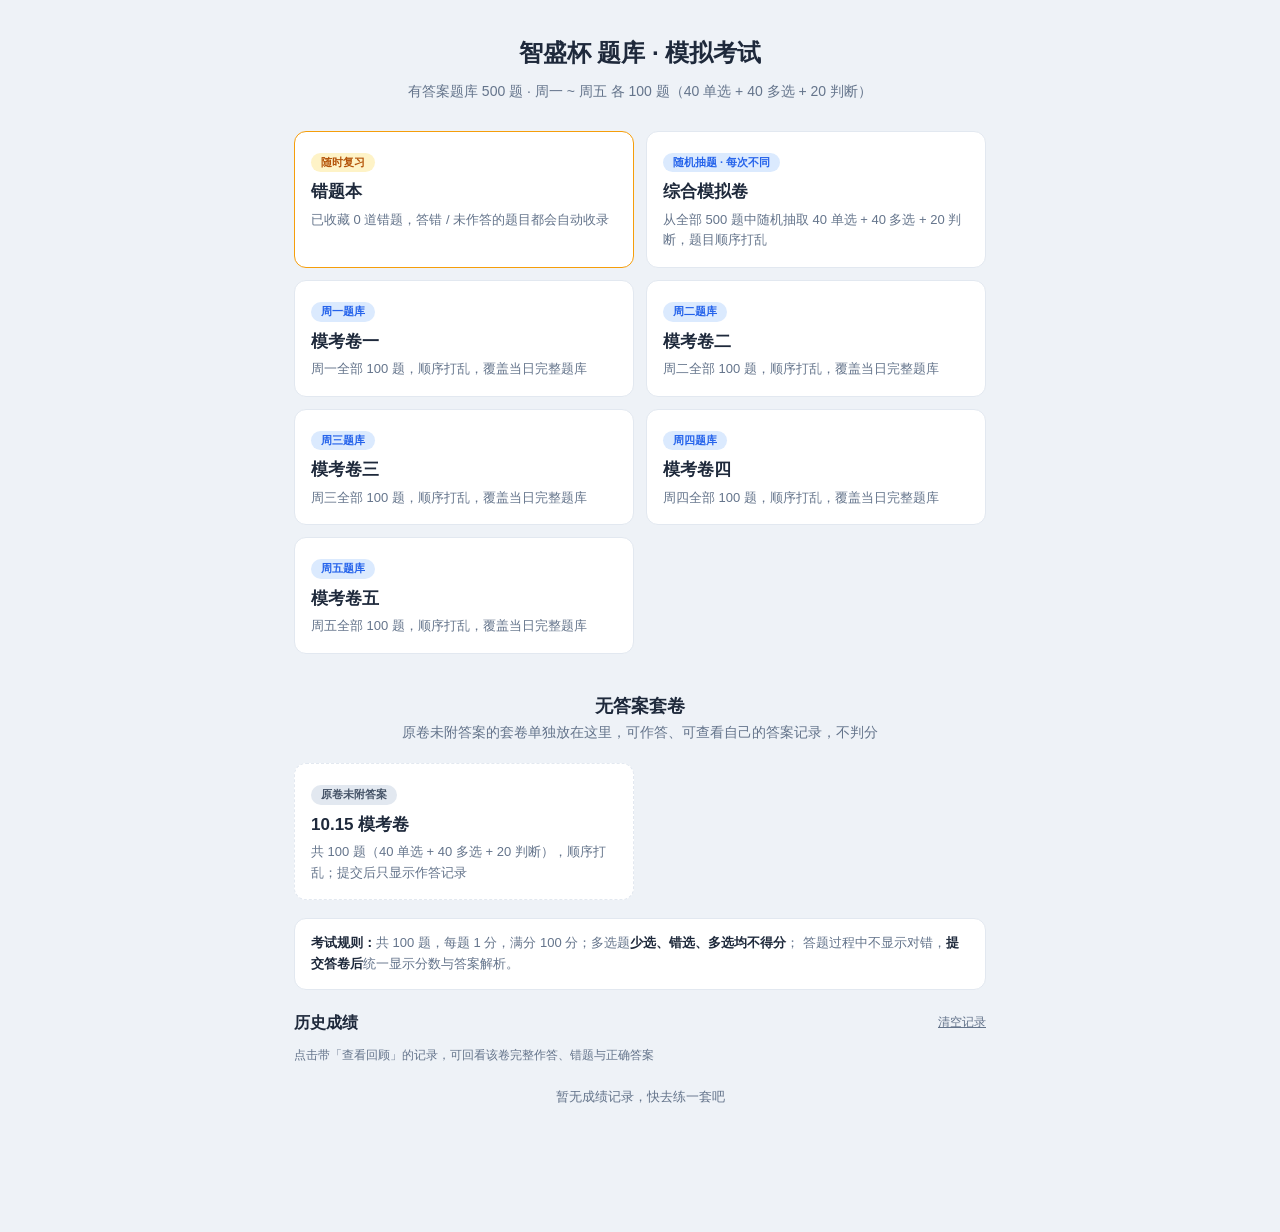
<file: index.html>
<!DOCTYPE html>
<html lang="zh-CN">
<head>
  <meta charset="UTF-8">
  <meta name="viewport" content="width=device-width, initial-scale=1.0">
  <title>智盛杯 题库 · 模拟考试</title>
  <link rel="stylesheet" href="css/style.css">
</head>
<body>
  <div class="wrap">
    <div class="hero">
      <h1>智盛杯 题库 · 模拟考试</h1>
      <div class="sub">有答案题库 500 题 · 周一 ~ 周五 各 100 题（40 单选 + 40 多选 + 20 判断）</div>
    </div>

    <div class="paper-grid" id="paperGrid">
      <a class="paper-card" href="wrong.html" style="border-color:#f59e0b">
        <span class="tag" style="background:#fef3c7;color:#b45309">随时复习</span>
        <h2>错题本</h2>
        <p id="wrongCnt">已收藏 0 道错题，答错 / 未作答的题目都会自动收录</p>
      </a>
      <a class="paper-card" href="exam.html?paper=all">
        <span class="tag">随机抽题 · 每次不同</span>
        <h2>综合模拟卷</h2>
        <p>从全部 500 题中随机抽取 40 单选 + 40 多选 + 20 判断，题目顺序打乱</p>
      </a>
      <a class="paper-card" href="exam.html?paper=mon">
        <span class="tag">周一题库</span>
        <h2>模考卷一</h2>
        <p>周一全部 100 题，顺序打乱，覆盖当日完整题库</p>
      </a>
      <a class="paper-card" href="exam.html?paper=tue">
        <span class="tag">周二题库</span>
        <h2>模考卷二</h2>
        <p>周二全部 100 题，顺序打乱，覆盖当日完整题库</p>
      </a>
      <a class="paper-card" href="exam.html?paper=wed">
        <span class="tag">周三题库</span>
        <h2>模考卷三</h2>
        <p>周三全部 100 题，顺序打乱，覆盖当日完整题库</p>
      </a>
      <a class="paper-card" href="exam.html?paper=thu">
        <span class="tag">周四题库</span>
        <h2>模考卷四</h2>
        <p>周四全部 100 题，顺序打乱，覆盖当日完整题库</p>
      </a>
      <a class="paper-card" href="exam.html?paper=fri">
        <span class="tag">周五题库</span>
        <h2>模考卷五</h2>
        <p>周五全部 100 题，顺序打乱，覆盖当日完整题库</p>
      </a>
    </div>

    <div class="hero" style="padding-top:20px">
      <h2 style="font-size:18px">无答案套卷</h2>
      <div class="sub">原卷未附答案的套卷单独放在这里，可作答、可查看自己的答案记录，不判分</div>
    </div>
    <div class="paper-grid" style="padding-top:10px">
      <a class="paper-card" href="exam.html?paper=noa" style="border-style:dashed">
        <span class="tag" style="background:#e2e8f0;color:#475569">原卷未附答案</span>
        <h2>10.15 模考卷</h2>
        <p>共 100 题（40 单选 + 40 多选 + 20 判断），顺序打乱；提交后只显示作答记录</p>
      </a>
    </div>

    <div class="rules">
      <b>考试规则：</b>共 100 题，每题 1 分，满分 100 分；多选题<b>少选、错选、多选均不得分</b>；
      答题过程中不显示对错，<b>提交答卷后</b>统一显示分数与答案解析。
    </div>

    <div class="history">
      <div class="h-head">
        <h2>历史成绩</h2>
        <button class="clear" id="clearBtn" type="button">清空记录</button>
      </div>
      <div class="h-hint">点击带「查看回顾」的记录，可回看该卷完整作答、错题与正确答案</div>
      <div id="histList"></div>
    </div>
  </div>

  <script src="js/app.js"></script>
  <script>
    (function () {
      var list = document.getElementById("histList");
      var KEY = "zsb-exam-history";
      var REP_KEY = "zsb-exam-reports";
      function render() {
        var hist = [];
        try { hist = JSON.parse(localStorage.getItem(KEY) || "[]"); } catch (e) {}
        /* 有存档的历史记录可点开看回顾 */
        var repMap = {};
        try {
          JSON.parse(localStorage.getItem(REP_KEY) || "[]").forEach(function (r) { repMap[r.ts] = true; });
        } catch (e) {}
        if (!hist.length) {
          list.innerHTML = '<div class="empty">暂无成绩记录，快去练一套吧</div>';
          return;
        }
        list.innerHTML = hist.slice(0, 30).map(function (h) {
          var cls = h.score == null ? "" : (h.score < 60 ? "low" : (h.score >= 85 ? "high" : ""));
          var d = new Date(h.ts);
          var time = (d.getMonth() + 1) + "-" + d.getDate() + " " +
            String(d.getHours()).padStart(2, "0") + ":" + String(d.getMinutes()).padStart(2, "0");
          var inner = '<div class="h-name">' + esc(h.name) + '</div>' +
            '<div class="h-score ' + cls + '">' + (h.score == null ? "已交卷" : h.score + " 分") + '</div>' +
            '<div class="h-time">' + time + '</div>';
          if (repMap[h.ts]) {
            return '<a class="hist-item" href="review.html?ts=' + h.ts + '">' + inner +
              '<span class="h-go">查看回顾 →</span></a>';
          }
          return '<div class="hist-item">' + inner +
            '<span class="h-go muted">旧记录无存档</span></div>';
        }).join("");
      }
      document.getElementById("clearBtn").addEventListener("click", function () {
        if (confirm("确定清空全部成绩记录？")) {
          localStorage.removeItem(KEY);
          localStorage.removeItem(REP_KEY);
          render();
        }
      });
      render();

      /* 错题本数量 */
      try {
        var wrongs = JSON.parse(localStorage.getItem("zsb-exam-wrongs") || "[]");
        document.getElementById("wrongCnt").textContent = "已收藏 " + wrongs.length + " 道错题，答错 / 未作答的题目都会自动收录";
      } catch (e) {}
    })();
  </script>
</body>
</html>
</file>
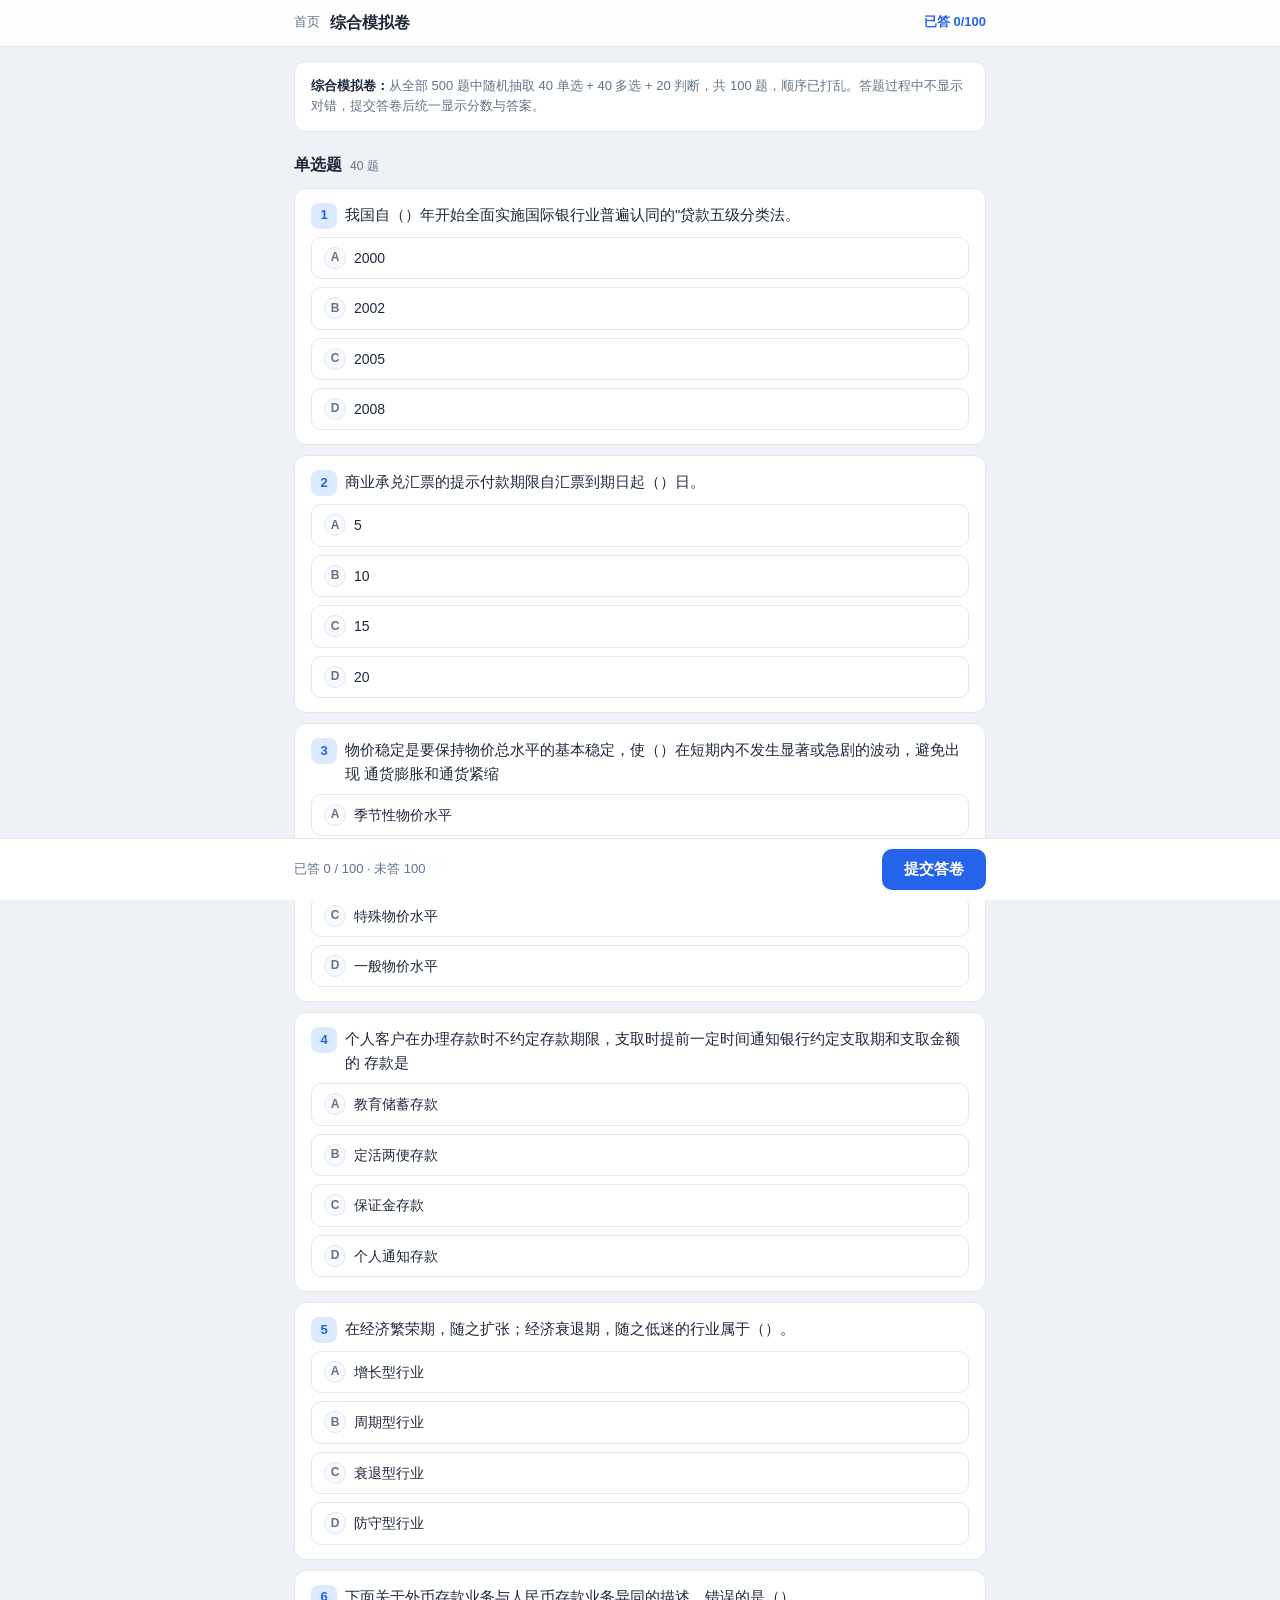
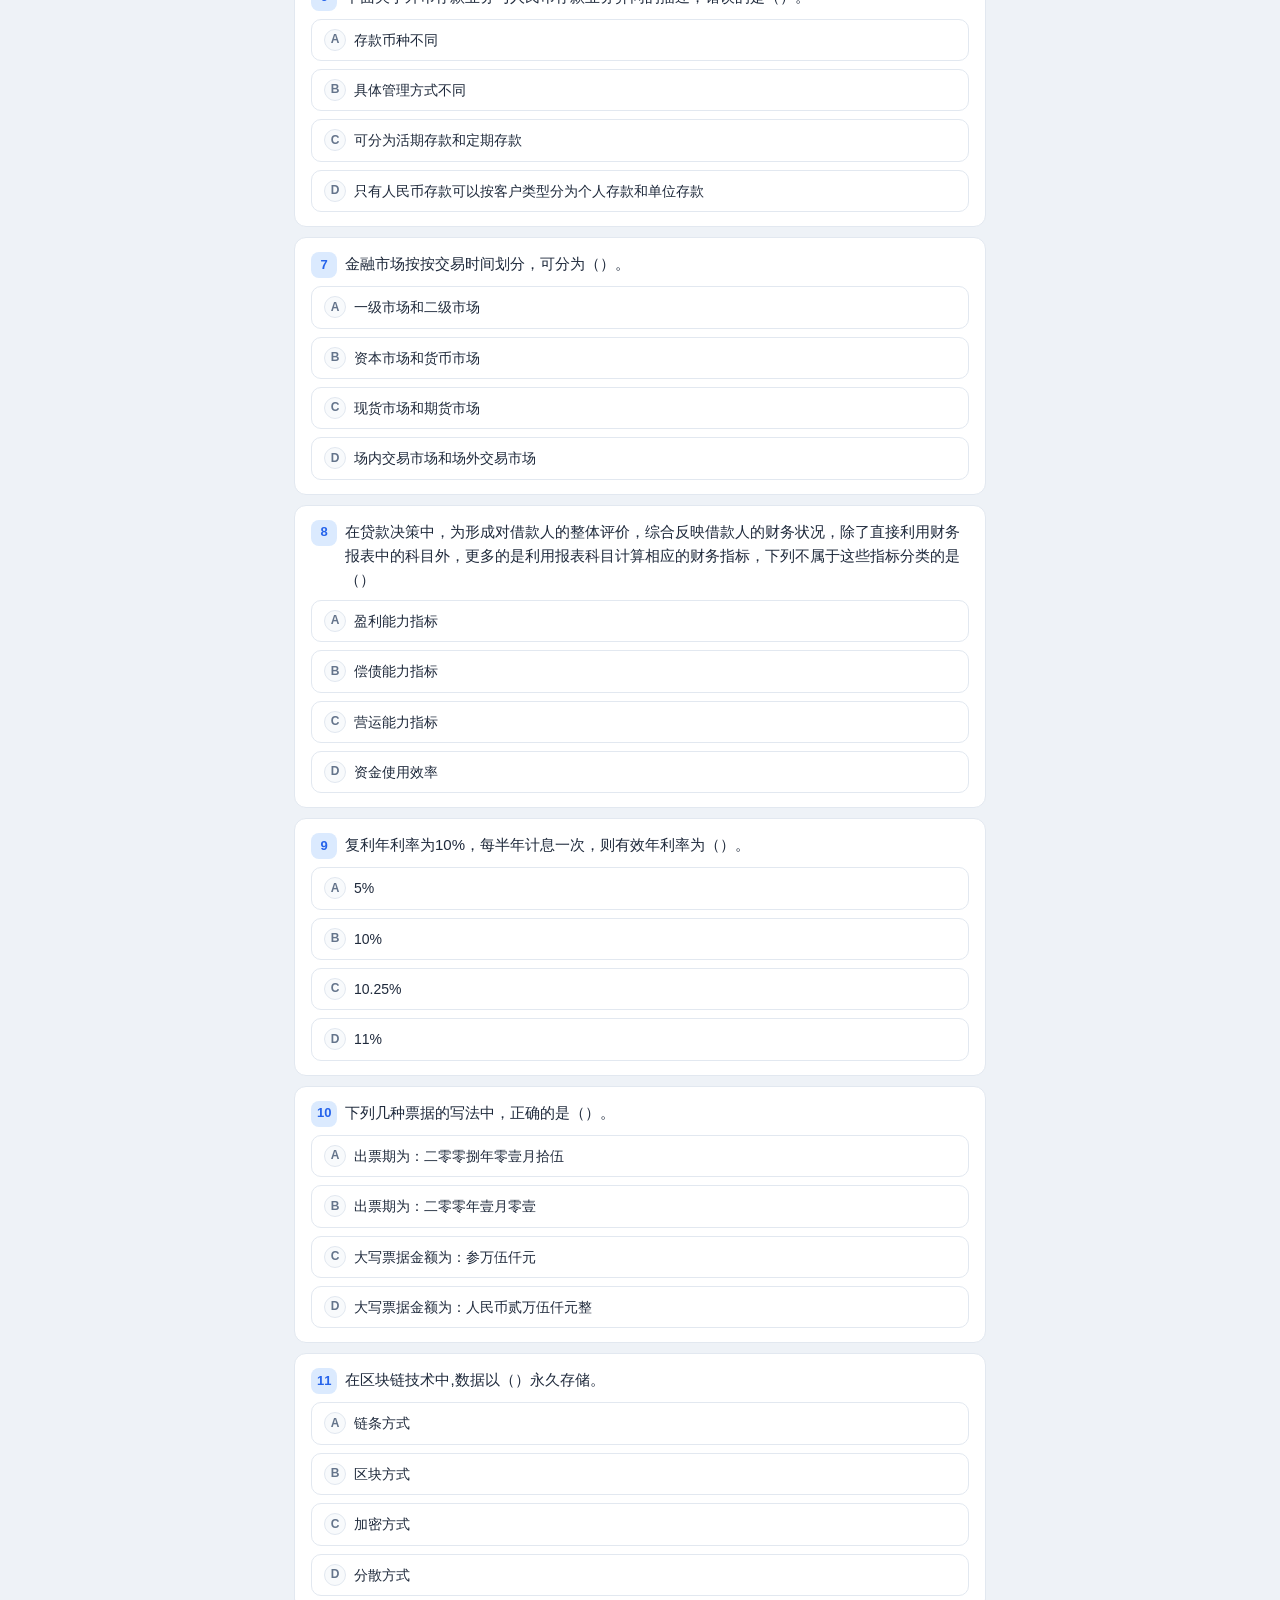
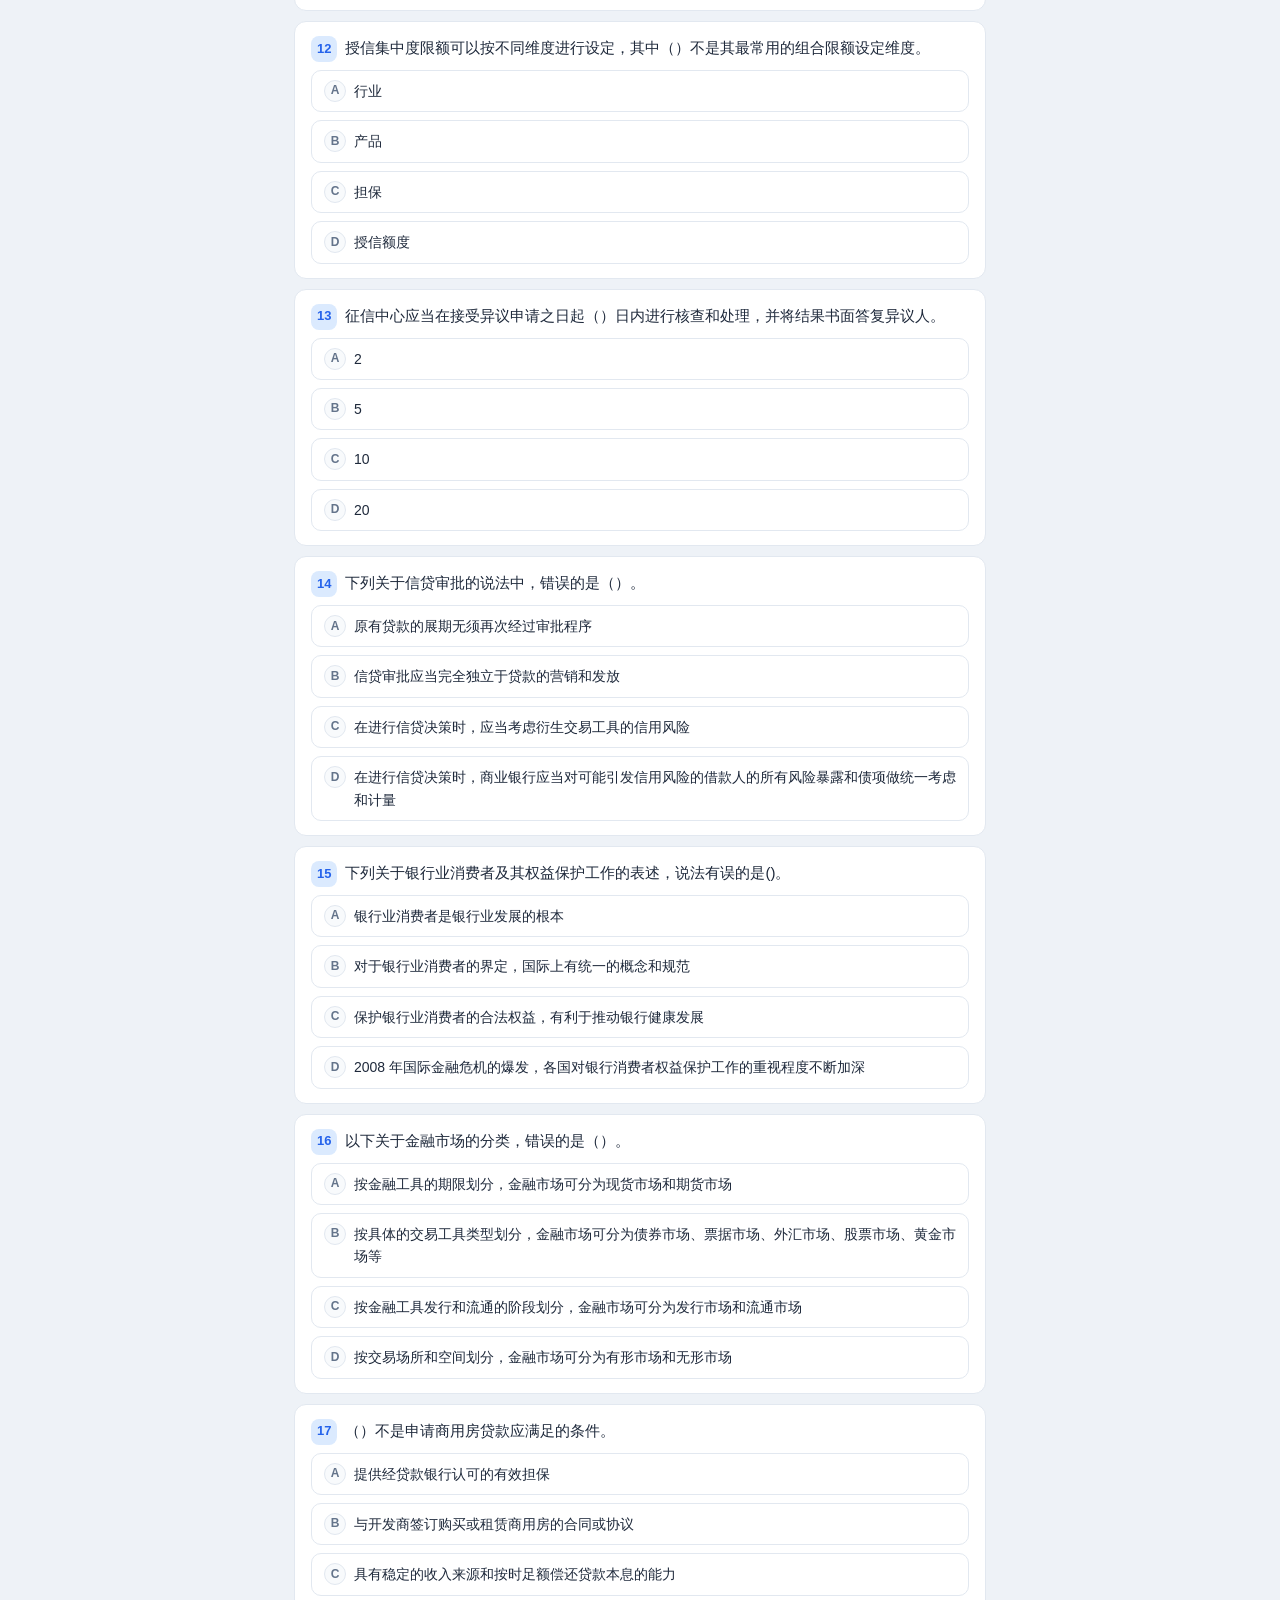
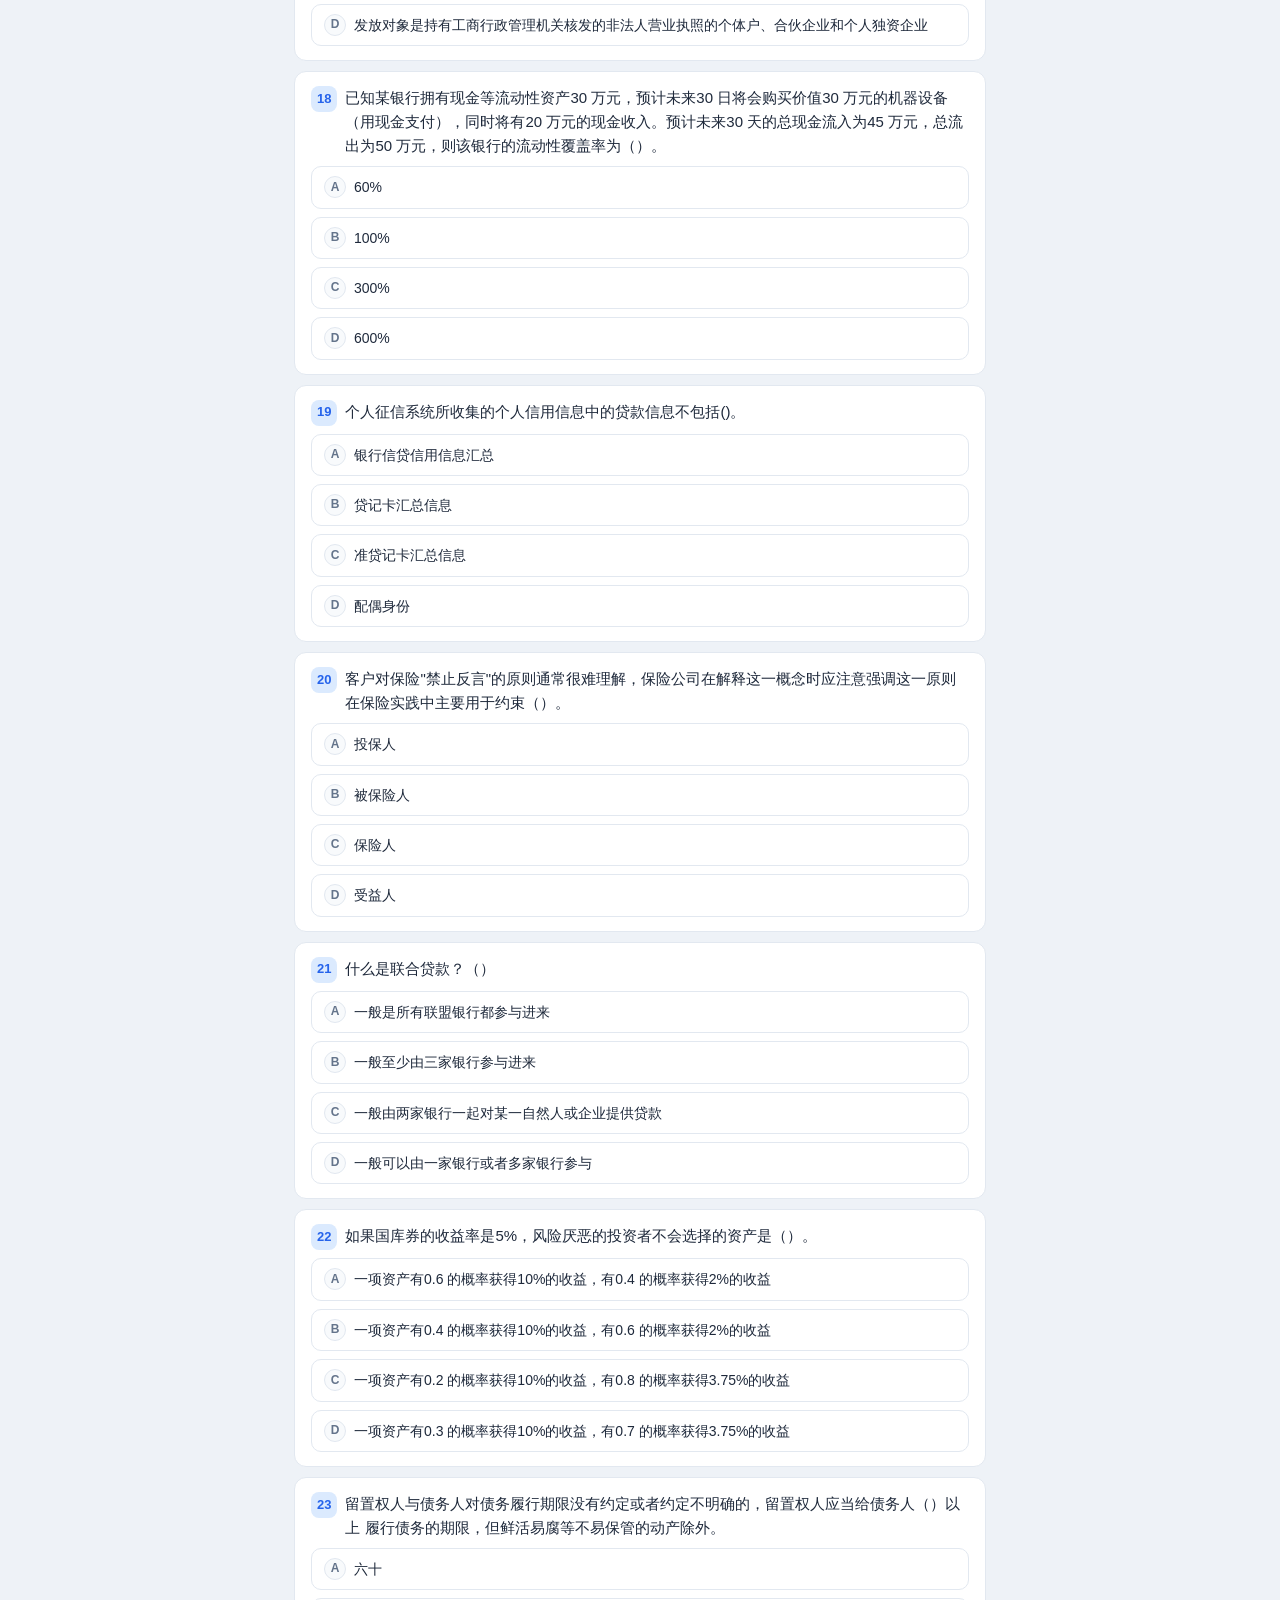
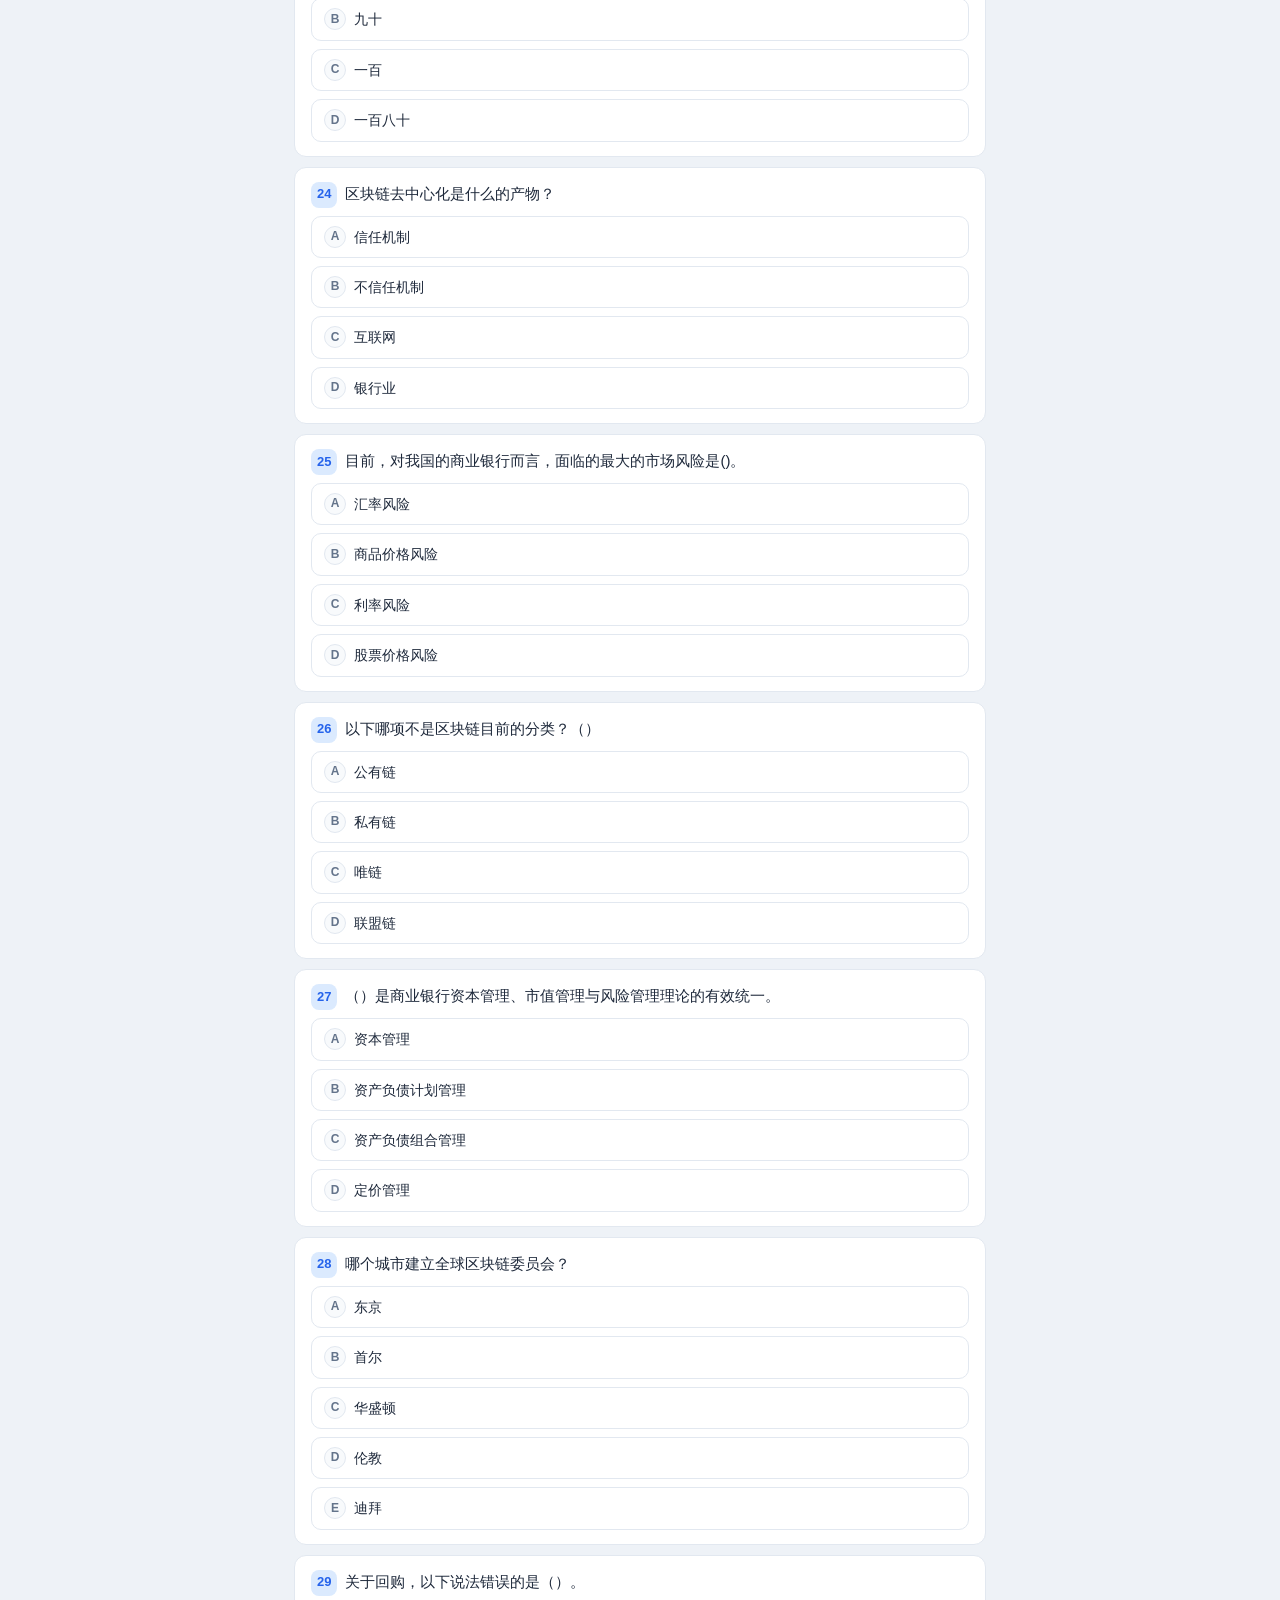
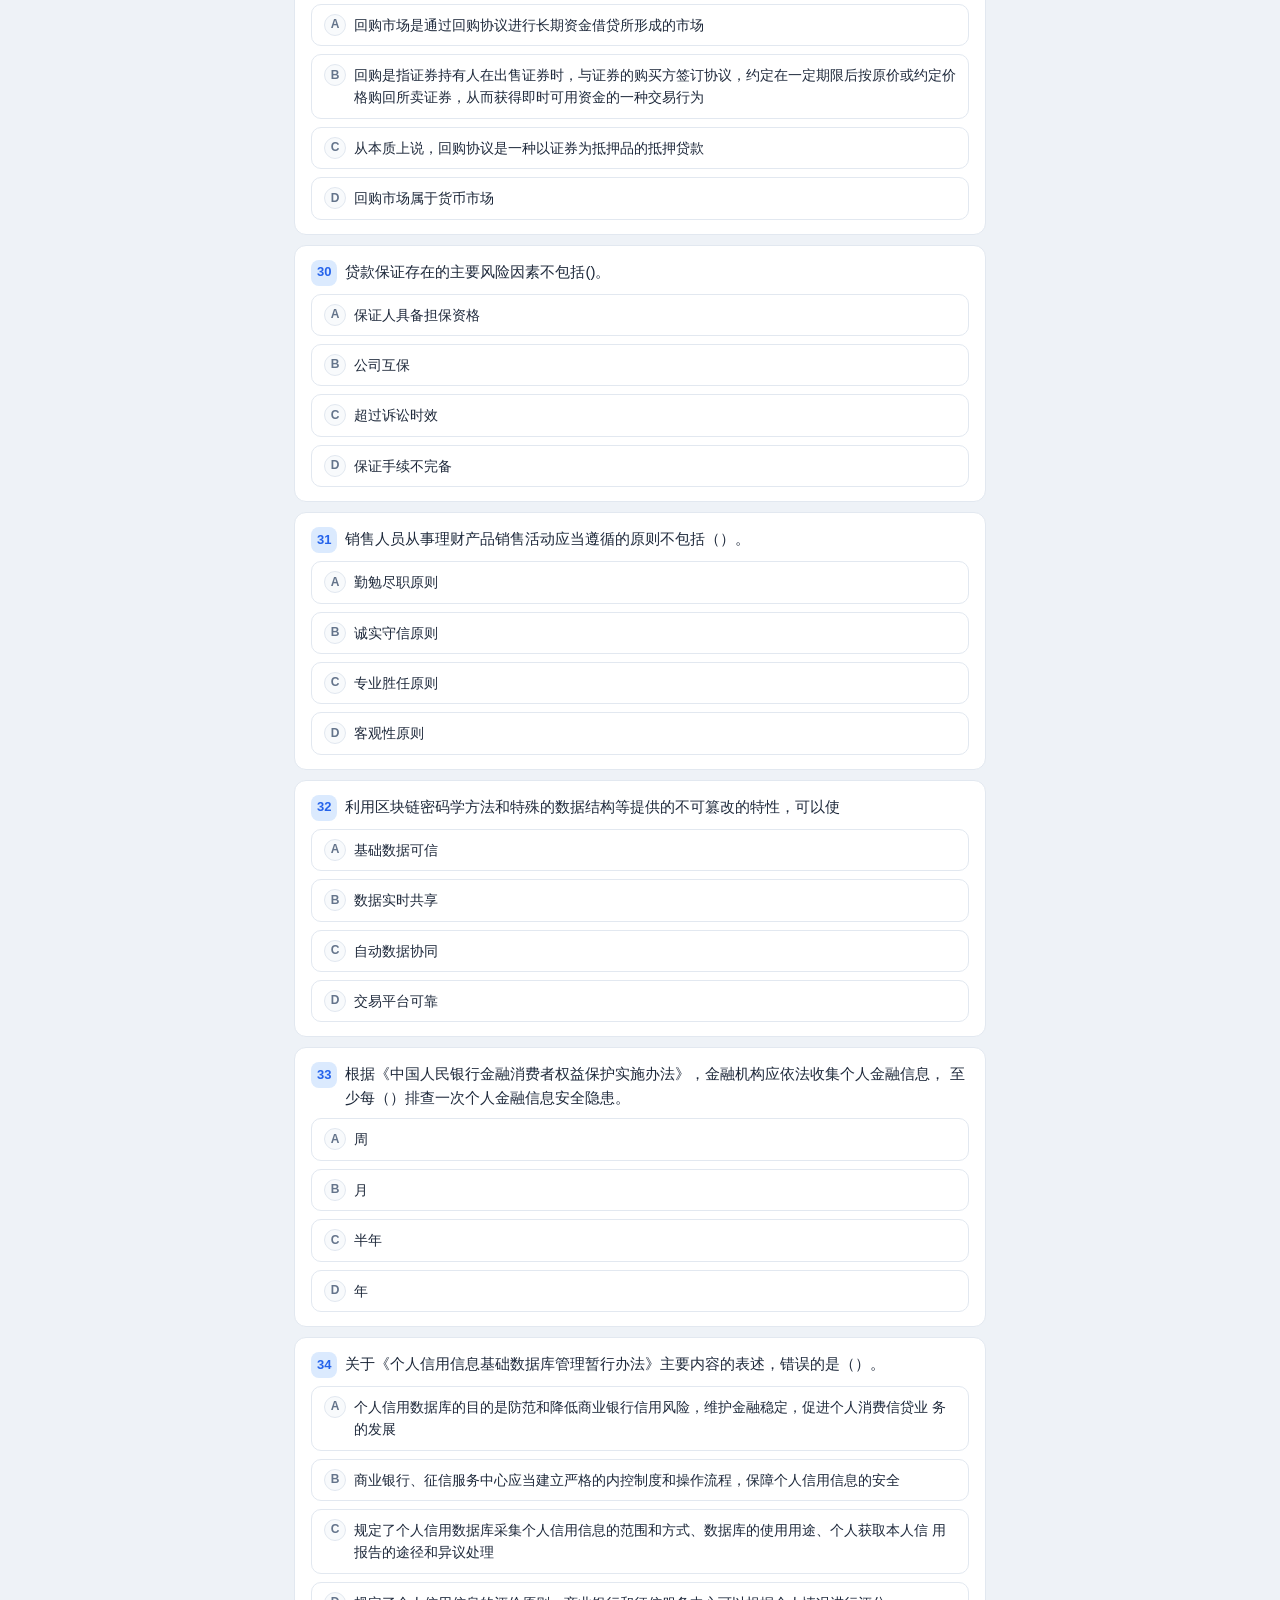
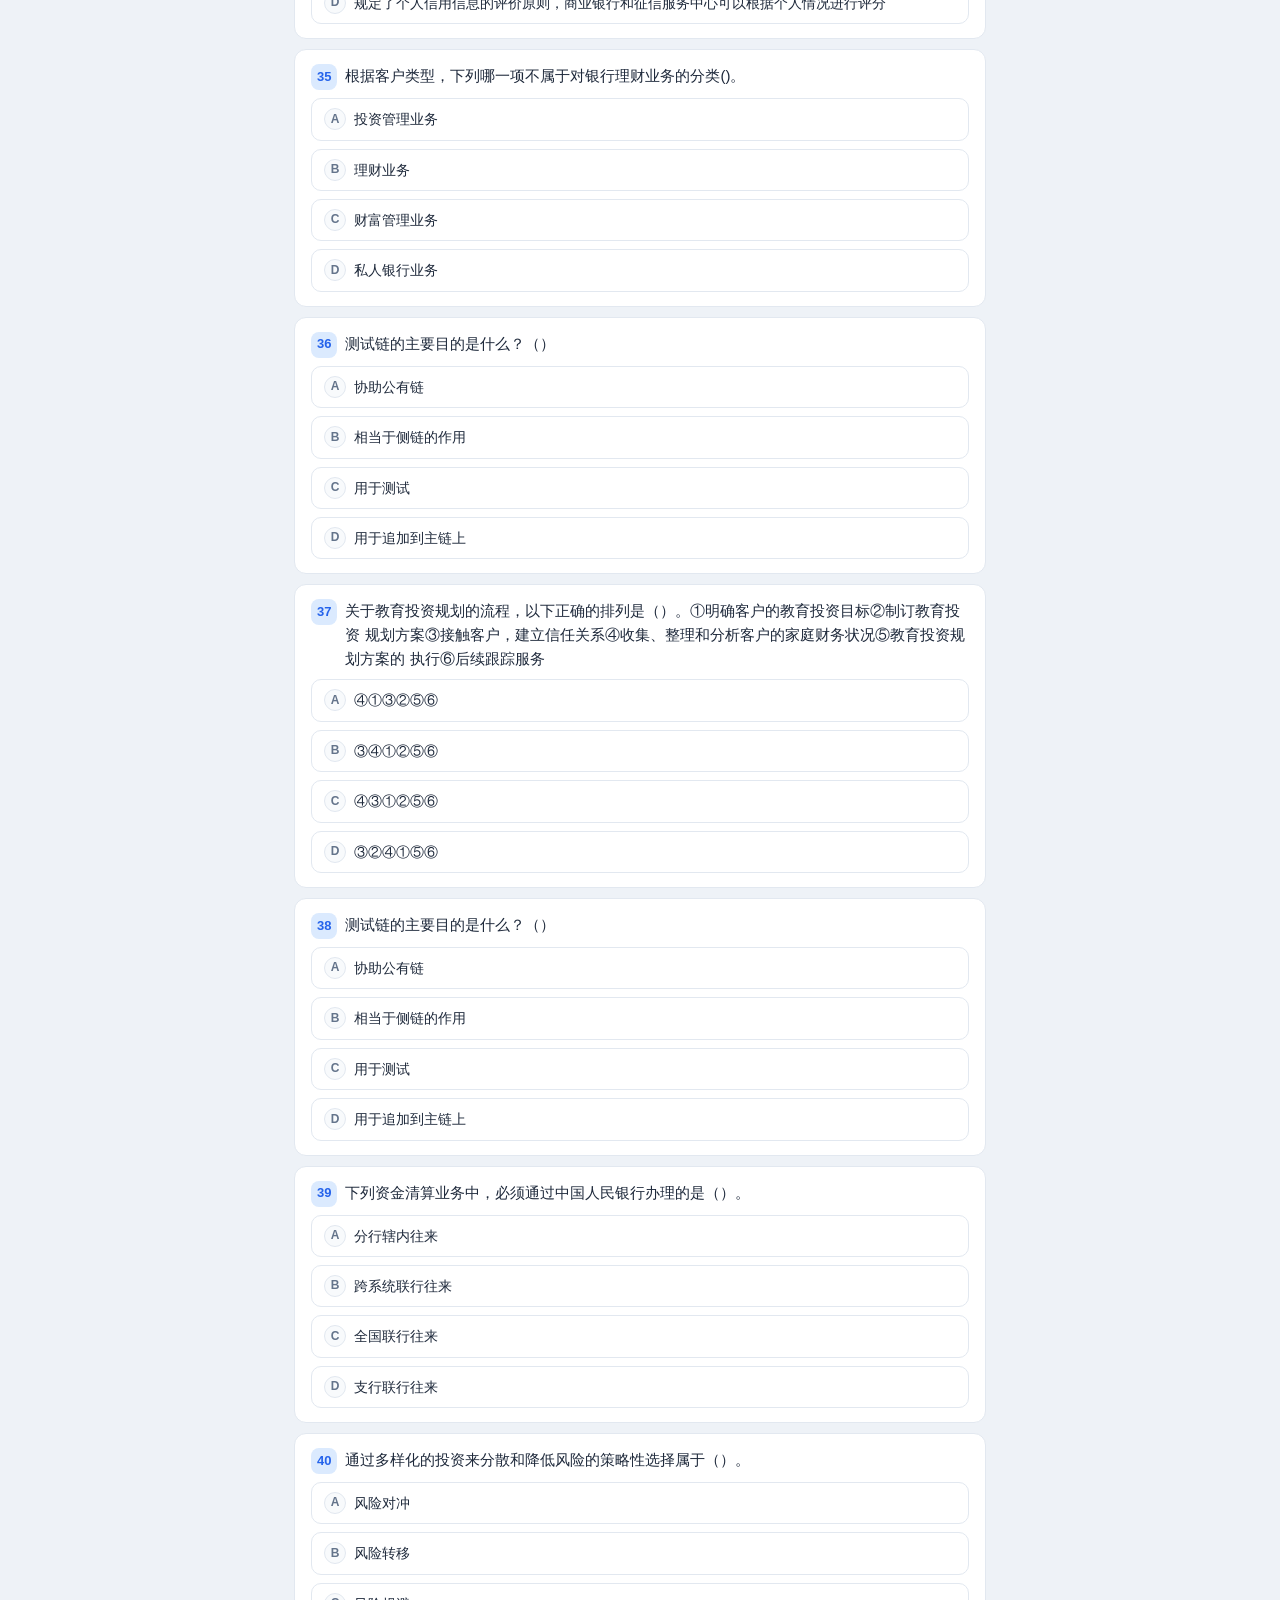
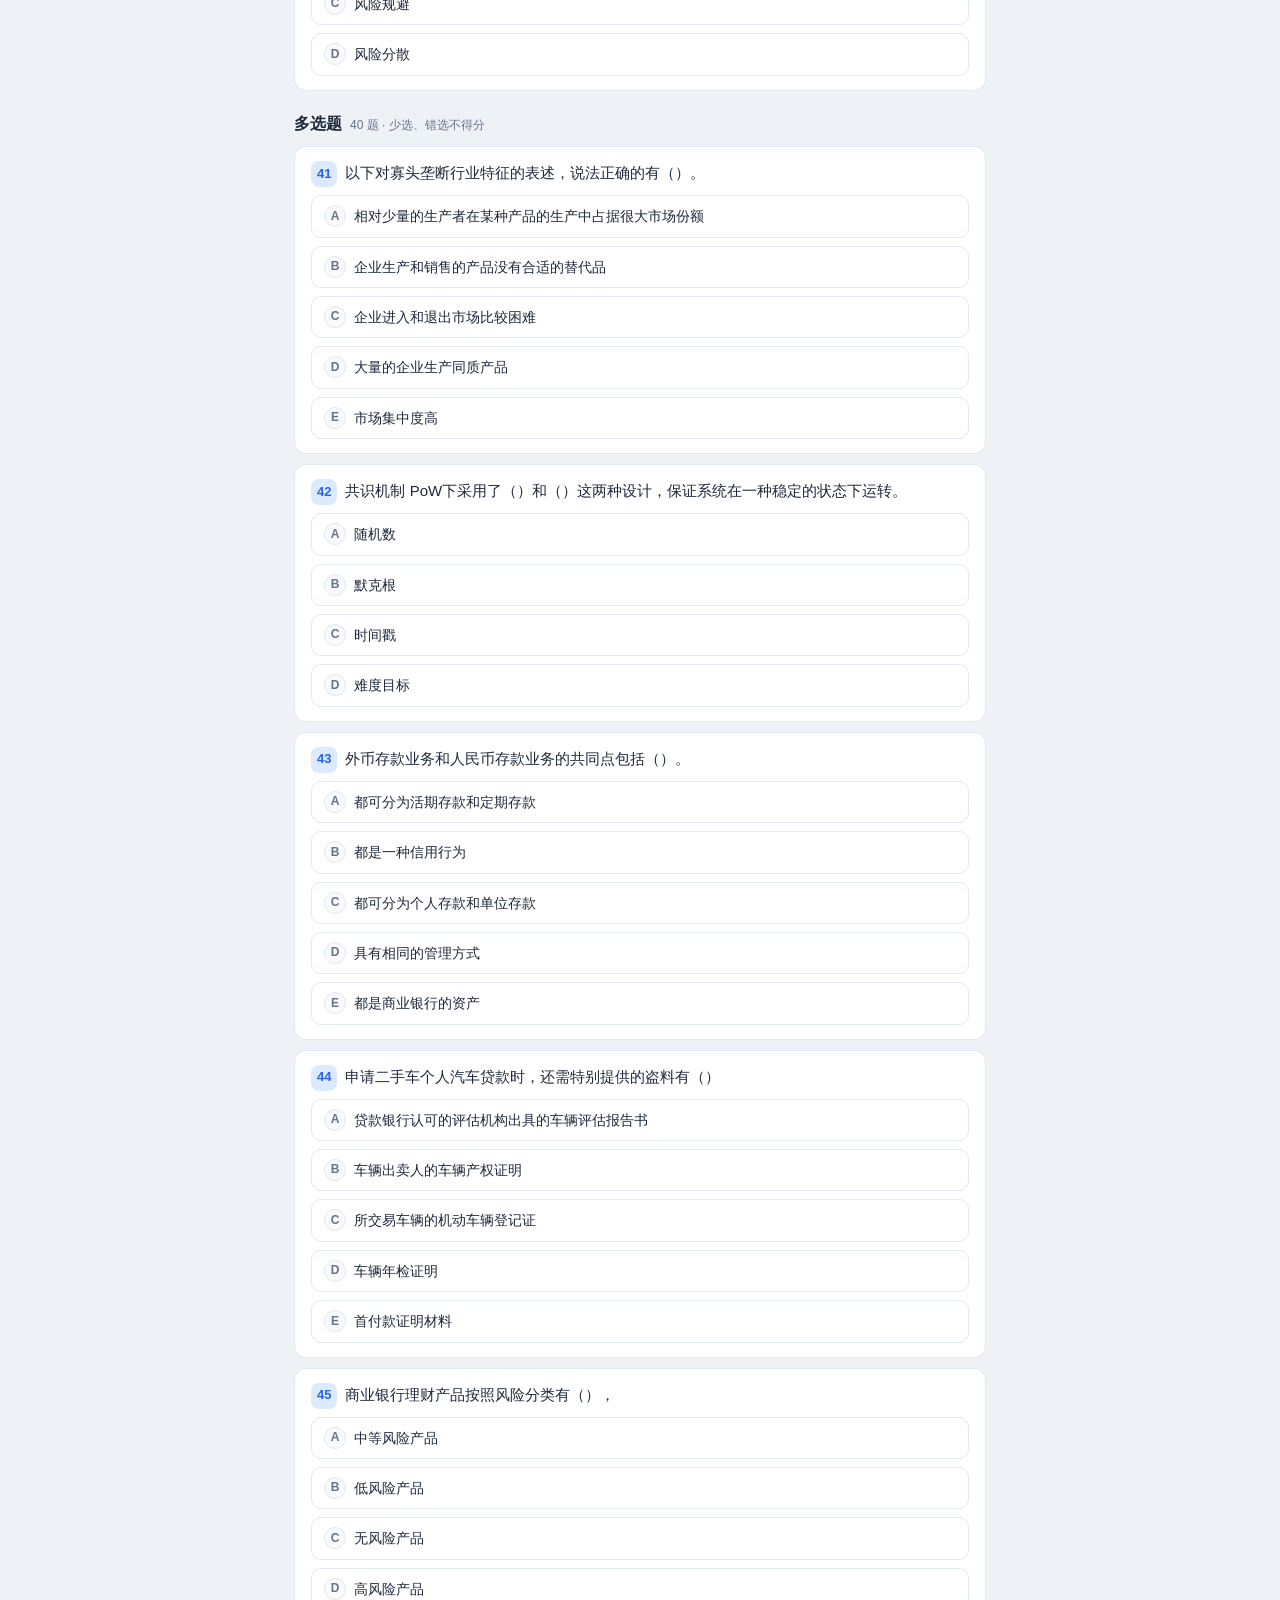
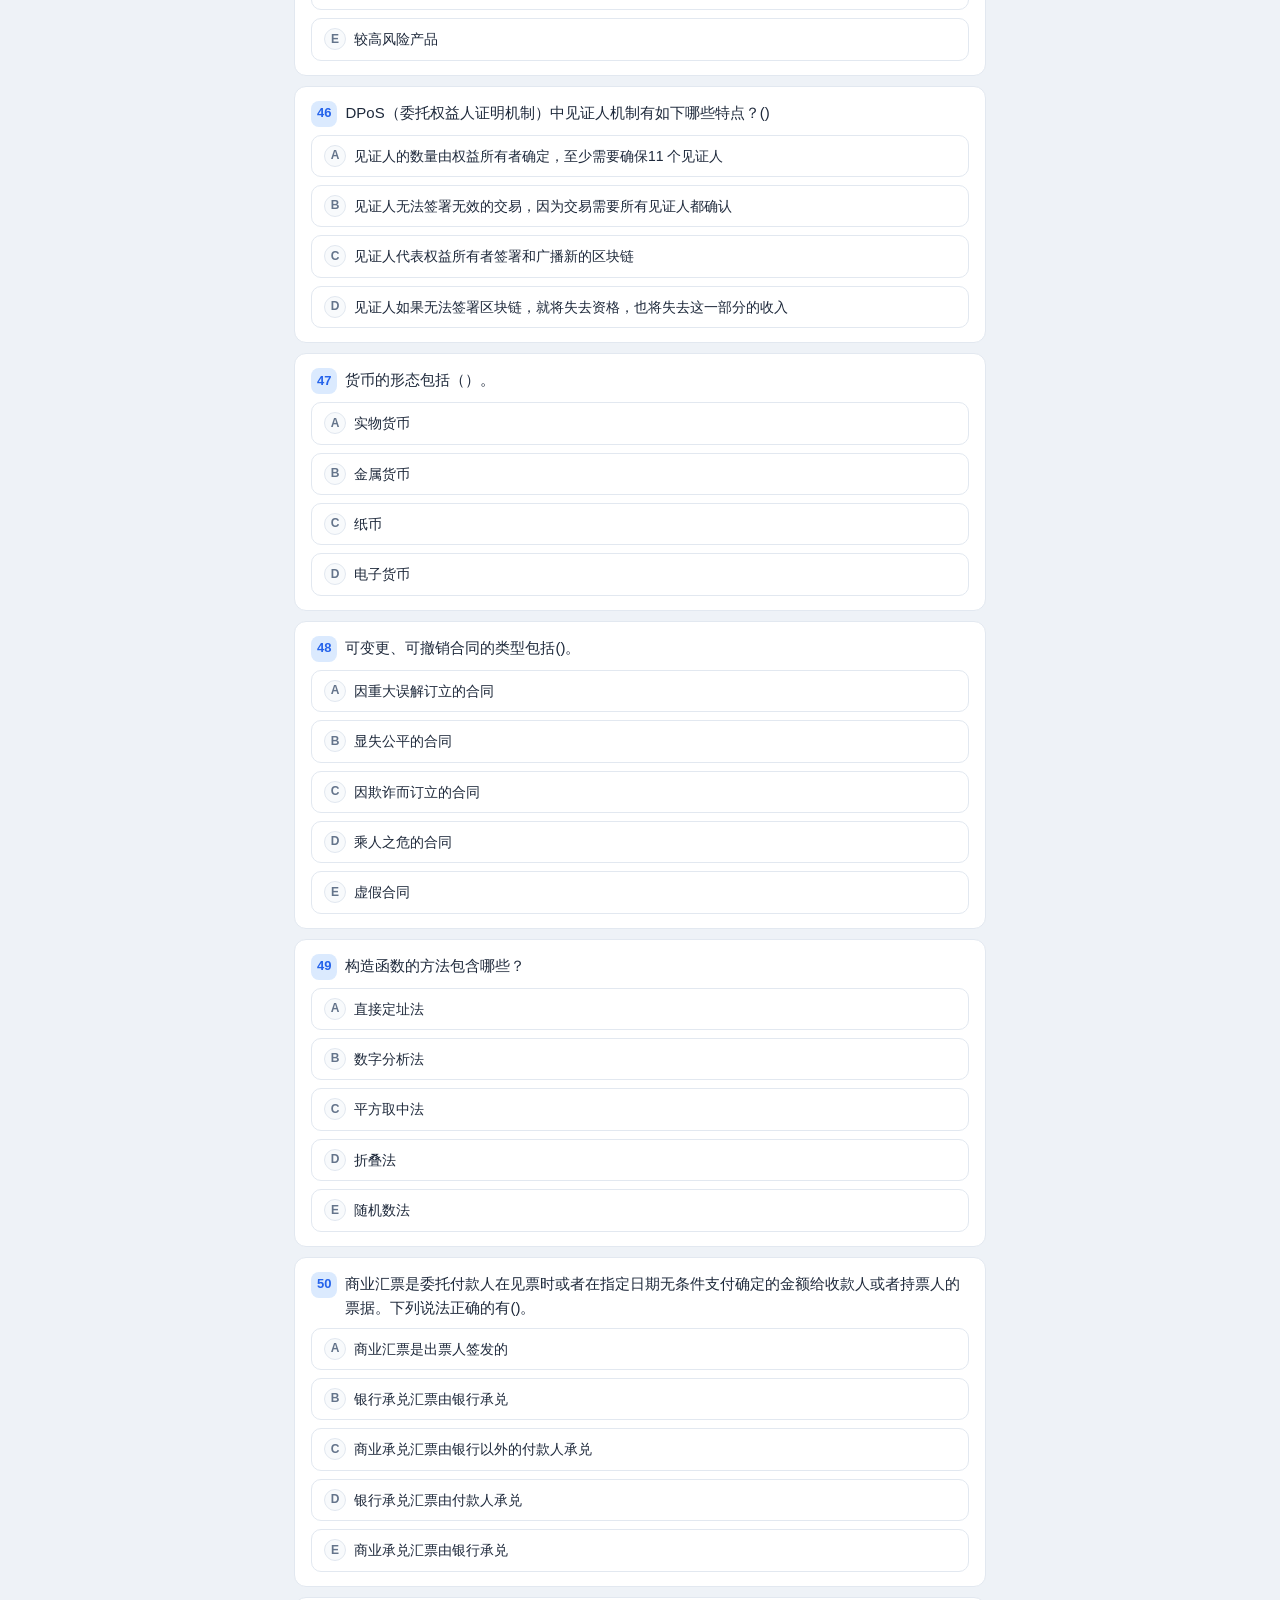
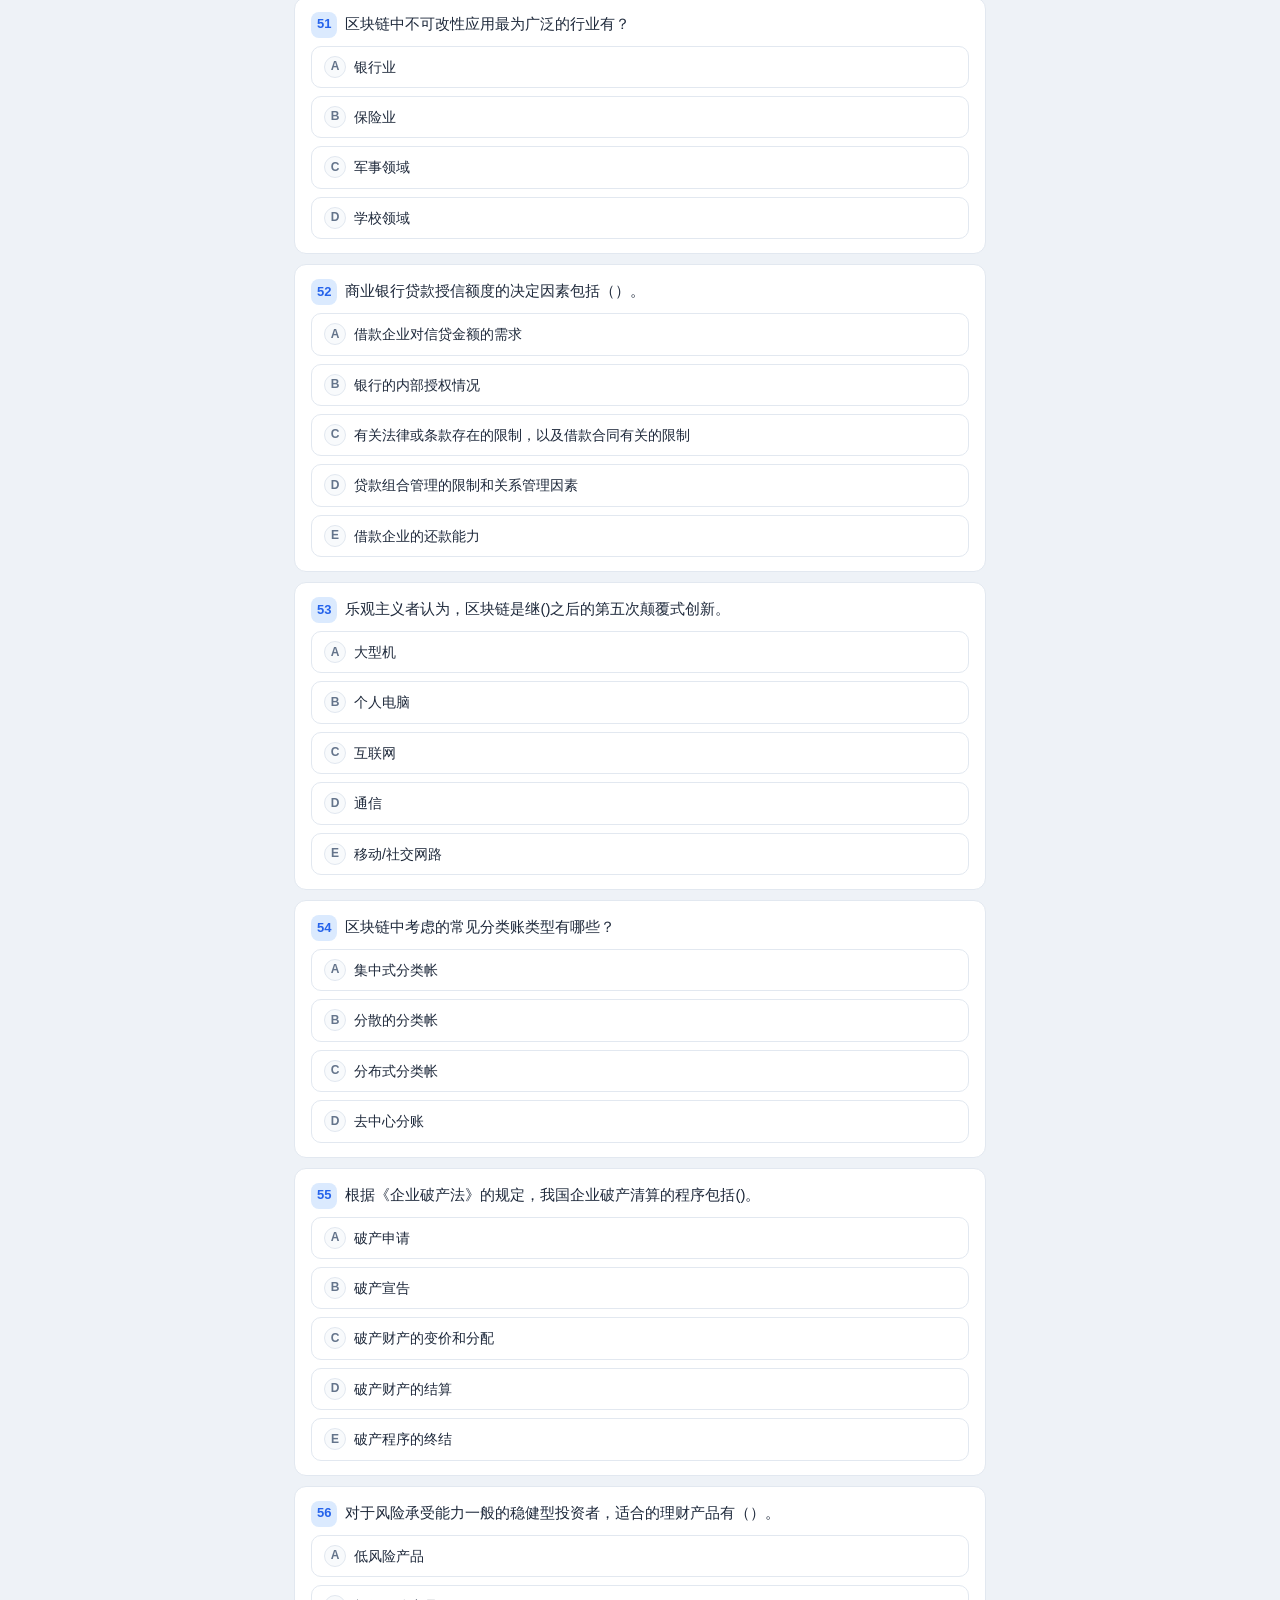
<file: exam.html>
<!DOCTYPE html>
<html lang="zh-CN">
<head>
  <meta charset="UTF-8">
  <meta name="viewport" content="width=device-width, initial-scale=1.0">
  <title>答题 · 智盛杯 题库</title>
  <link rel="stylesheet" href="css/style.css">
</head>
<body>
  <div class="topbar">
    <div class="topbar-inner">
      <a class="home" href="index.html">首页</a>
      <div class="title" id="paperTitle">模拟考试</div>
      <div class="progress" id="progress">已答 0/100</div>
    </div>
  </div>

  <div class="wrap">
    <div id="examView">
      <div class="rules" id="paperIntro" style="margin-top:14px"></div>
      <div id="sections"></div>
    </div>
    <div id="reviewView" hidden></div>
  </div>

  <div class="bottombar" id="bottombar" hidden>
    <div class="bottombar-inner">
      <div class="cnt" id="barCnt">已答 0 / 100</div>
      <button class="btn" id="submitBtn" type="button">提交答卷</button>
    </div>
  </div>

  <script src="js/data.js"></script>
  <script src="js/data_noans.js"></script>
  <script src="js/core.js"></script>
  <script src="js/app.js"></script>
</body>
</html>
</file>
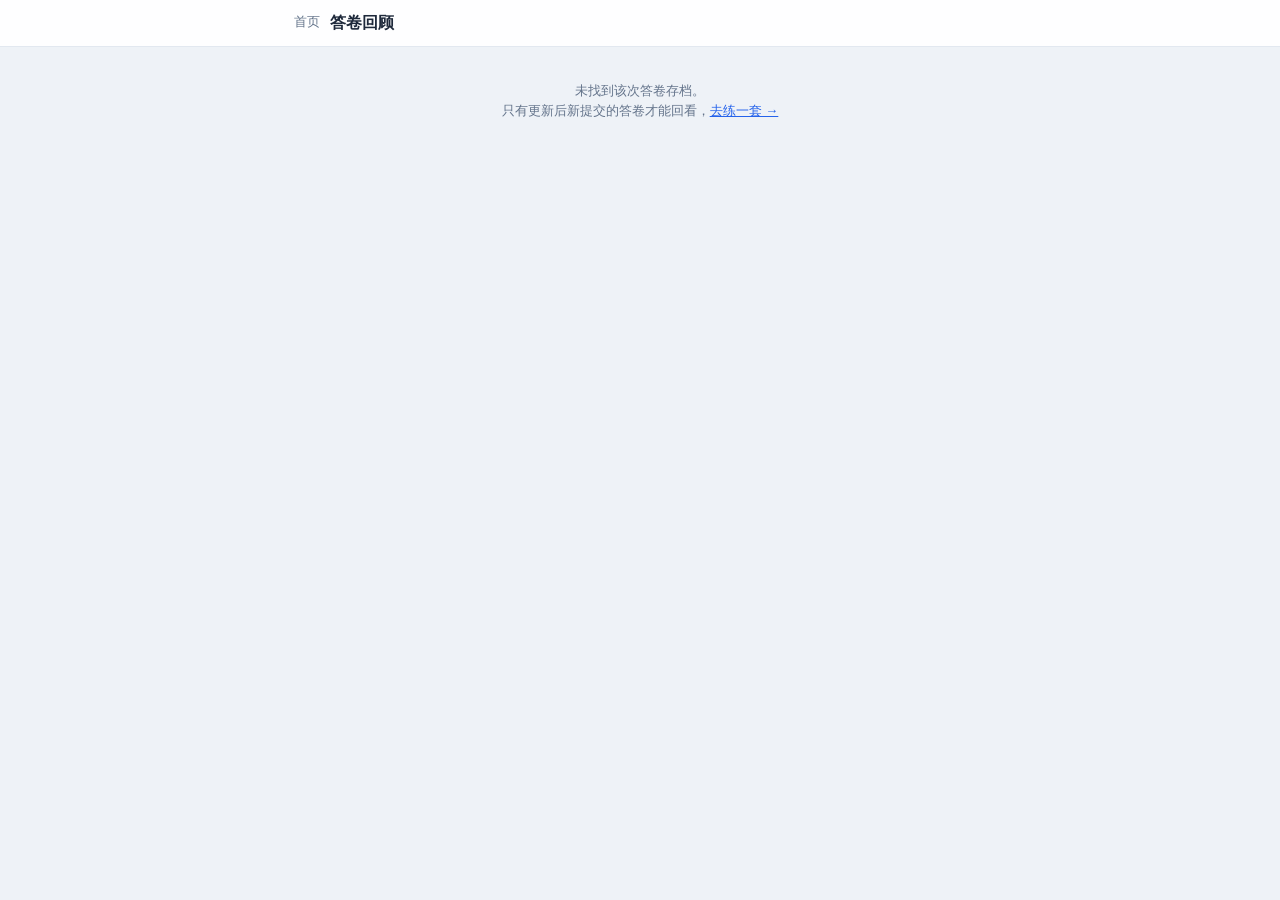
<file: review.html>
<!DOCTYPE html>
<html lang="zh-CN">
<head>
  <meta charset="UTF-8">
  <meta name="viewport" content="width=device-width, initial-scale=1.0">
  <title>答卷回顾 · 智盛杯 题库</title>
  <link rel="stylesheet" href="css/style.css">
</head>
<body>
  <div class="topbar">
    <div class="topbar-inner">
      <a class="home" href="index.html">首页</a>
      <div class="title" id="barTitle">答卷回顾</div>
      <div class="progress" id="barScore"></div>
    </div>
  </div>

  <div class="wrap">
    <div id="reviewWrap"></div>
  </div>

  <script src="js/data.js"></script>
  <script src="js/data_noans.js"></script>
  <script>
    (function () {
      var KEY = "zsb-exam-reports";
      var wrap = document.getElementById("reviewWrap");

      function esc(s) {
        return String(s == null ? "" : s)
          .replace(/&/g, "&amp;").replace(/</g, "&lt;").replace(/>/g, "&gt;")
          .replace(/"/g, "&quot;").replace(/'/g, "&#39;");
      }

      var TYPE_TITLE = { single: "单选题", multi: "多选题", judge: "判断题" };

      /* 题库原始数据选项是 [k, t] 数组格式（抽卷后才是 {k,t} 对象），两种都兼容 */
      function optK(o) { return Array.isArray(o) ? o[0] : o.k; }
      function optT(o) { return Array.isArray(o) ? o[1] : o.t; }

      function optText(q, k) {
        for (var i = 0; i < q.options.length; i++) {
          if (optK(q.options[i]) === k) return optT(q.options[i]);
        }
        return k;
      }

      /* 答案字母串转显示文本：判断题为 正确/错误，其余直接显示字母 */
      function ansText(q, letters) {
        if (!letters) return "";
        if (q.type === "judge") {
          return letters.split("").map(function (l) { return optText(q, l); }).join("、");
        }
        return letters;
      }

      function render() {
        var ts = Number(new URLSearchParams(location.search).get("ts"));
        var reports = [];
        try { reports = JSON.parse(localStorage.getItem(KEY) || "[]"); } catch (e) {}
        var rep = null;
        for (var i = 0; i < reports.length; i++) {
          if (reports[i].ts === ts) { rep = reports[i]; break; }
        }

        if (!rep || !rep.sections) {
          wrap.innerHTML = '<div class="history"><div class="empty">未找到该次答卷存档。' +
            '<br>只有更新后新提交的答卷才能回看，<a href="exam.html?paper=all" style="color:var(--accent)">去练一套 →</a></div></div>';
          return;
        }

        /* 题目详情从题库现查，按存档的 id 顺序重建整卷（id 与 core.js 抽卷一致：type-set-num） */
        var byId = {};
        (window.QUESTIONS || []).concat(window.QUESTIONS_NOANS || []).forEach(function (q) {
          byId[q.type + "-" + q.set + "-" + q.num] = q;
        });
        var sections = [];
        rep.sections.forEach(function (sec) {
          sections.push({
            type: sec.type,
            title: TYPE_TITLE[sec.type] || sec.type,
            items: sec.ids.map(function (id) { return byId[id]; }).filter(Boolean),
          });
        });
        var items = {};
        (rep.items || []).forEach(function (it) { items[it.id] = it; });
        var noa = rep.mode === "noa";
        var total = 0;
        sections.forEach(function (s) { total += s.items.length; });

        document.getElementById("barTitle").textContent = rep.name;
        document.getElementById("barScore").textContent = rep.score == null ? "已交卷" : rep.score + " 分";

        var html = '<div class="result">';
        html += '<div class="score-card">';
        if (noa) {
          html += '<div class="big" style="color:var(--muted)">已交卷</div>';
          html += '<div class="of">' + esc(rep.name) + " · 本卷无标准答案，仅记录你的作答</div>";
        } else {
          var pct = rep.score / total;
          var cls = pct >= 0.85 ? "high" : (pct >= 0.6 ? "" : "low");
          html += '<div class="big ' + cls + '">' + rep.score + " 分</div>";
          html += '<div class="of">' + esc(rep.name) + " · 满分 " + total + " 分</div>";
          html += '<div class="secs">';
          sections.forEach(function (sec) {
            var got = 0;
            sec.items.forEach(function (q) {
              var it = items[q.type + "-" + q.set + "-" + q.num];
              if (it && it.ok) got++;
            });
            html += '<span class="sec">' + esc(sec.title) + " " + got + "/" + sec.items.length + "</span>";
          });
          html += "</div>";
        }
        html += "</div>";
        html += '<div class="result-actions">' +
          '<a class="btn" href="exam.html?paper=' + esc(rep.mode) + '" style="text-decoration:none">再练一次</a>' +
          '<a class="btn ghost" href="index.html" style="text-decoration:none">返回首页</a>' +
          "</div></div>";

        if (!noa) {
          html += '<div class="filter-bar">' +
            '<span class="fcnt" id="fcnt"></span>' +
            '<button class="btn ghost sm" id="filterBtn" type="button">只看错题</button>' +
            "</div>";
        }

        /* 逐题回顾 */
        var idx = 0;
        var wrongCnt = 0;
        sections.forEach(function (sec) {
          html += '<div class="section-title">' + esc(sec.title) +
            '<span class="hint">' + (noa ? "作答记录" : "答案解析") + "</span></div>";
          sec.items.forEach(function (q) {
            idx++;
            /* 原始题库题无 id 字段，按抽卷同款规则拼 id 再查作答记录 */
            var qid = q.type + "-" + q.set + "-" + q.num;
            var it = items[qid] || { ua: "", ok: null };
            var badge = "", badgeCls = "", isWrong = false;
            if (!noa) {
              if (!it.ua) { badge = "未作答"; badgeCls = "skip"; isWrong = true; }
              else if (it.ok) { badge = "答对"; badgeCls = "ok"; }
              else { badge = "答错"; badgeCls = "no"; isWrong = true; }
            }
            if (isWrong) wrongCnt++;

            html += '<div class="q-card review-q' + (it.ok ? " q-ok" : "") + '">';
            html += '<div class="q-head"><span class="q-no">' + idx + "</span>";
            html += '<div class="q-stem">' + esc(q.stem);
            html += '<span class="q-src">' + esc(q.set) + " · " + esc(sec.title) + " #" + q.num + "</span>";
            if (badge) html += '<span class="badge ' + badgeCls + '">' + badge + "</span>";
            html += "</div></div>";

            q.options.forEach(function (o) {
              var k = optK(o), t = optT(o);
              var isUser = (it.ua || "").indexOf(k) >= 0;
              var cls = "opt locked";
              var mark = "";
              if (noa) {
                if (isUser) cls += " sel";
              } else {
                var isCorrect = q.answer.indexOf(k) >= 0;
                if (isCorrect) { cls += " correct"; mark = "✓"; }
                else if (isUser) { cls += " wrong-pick"; mark = "✗"; }
              }
              html += '<div class="' + cls + '">' +
                '<span class="opt-key">' + esc(k) + "</span>" +
                '<span class="opt-text">' + esc(t) + "</span>" +
                (mark ? '<span class="mark">' + mark + "</span>" : "") + "</div>";
            });

            var ua = it.ua ? ansText(q, it.ua) : "未作答";
            html += '<div class="q-answer-line">你的答案：<span class="ua' + (it.ok ? " ok" : "") + '">' + esc(ua) + "</span>";
            if (!noa) html += "　正确答案：<b>" + esc(ansText(q, q.answer)) + "</b>";
            else html += "　（本卷无标准答案）";
            html += "</div>";
            html += "</div>";
          });
        });

        wrap.innerHTML = html;

        if (!noa) {
          var fcnt = document.getElementById("fcnt");
          var onlyWrong = false;
          function updateFcnt() {
            fcnt.textContent = onlyWrong ? "只看错题 · 显示 " + wrongCnt + " 题" : "全部 " + total + " 题 · 错题 " + wrongCnt + " 题";
            document.getElementById("filterBtn").textContent = onlyWrong ? "查看全部" : "只看错题";
          }
          updateFcnt();
          document.getElementById("filterBtn").addEventListener("click", function () {
            onlyWrong = !onlyWrong;
            wrap.classList.toggle("only-wrong", onlyWrong);
            updateFcnt();
          });
        }
      }

      render();
    })();
  </script>
</body>
</html>
</file>
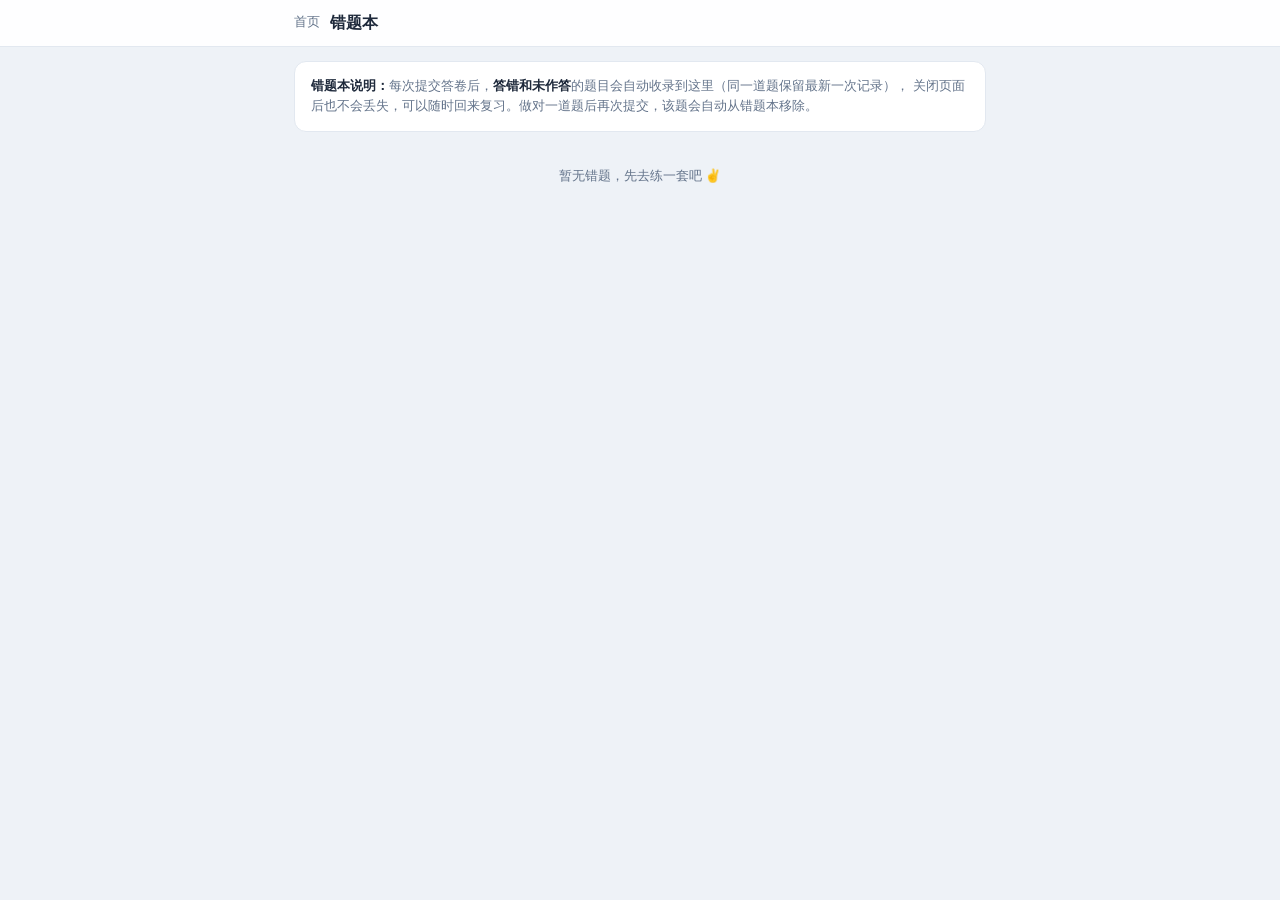
<file: wrong.html>
<!DOCTYPE html>
<html lang="zh-CN">
<head>
  <meta charset="UTF-8">
  <meta name="viewport" content="width=device-width, initial-scale=1.0">
  <title>错题本 · 智盛杯 题库</title>
  <link rel="stylesheet" href="css/style.css">
</head>
<body>
  <div class="topbar">
    <div class="topbar-inner">
      <a class="home" href="index.html">首页</a>
      <div class="title">错题本</div>
      <div class="progress" id="wrongCount"></div>
    </div>
  </div>

  <div class="wrap">
    <div class="rules" style="margin-top:14px">
      <b>错题本说明：</b>每次提交答卷后，<b>答错和未作答</b>的题目会自动收录到这里（同一道题保留最新一次记录），
      关闭页面后也不会丢失，可以随时回来复习。做对一道题后再次提交，该题会自动从错题本移除。
    </div>
    <div id="wrongList"></div>
  </div>

  <script>
    (function () {
      var KEY = "zsb-exam-wrongs";
      var list = document.getElementById("wrongList");

      function esc(s) {
        return String(s == null ? "" : s)
          .replace(/&/g, "&amp;").replace(/</g, "&lt;").replace(/>/g, "&gt;")
          .replace(/"/g, "&quot;").replace(/'/g, "&#39;");
      }

      function optText(q, k) {
        for (var i = 0; i < q.options.length; i++) {
          if (q.options[i].k === k) return q.options[i].t;
        }
        return k;
      }

      /* 答案字母串转显示文本：判断题为 正确/错误，其余直接显示字母 */
      function ansText(q, letters) {
        if (!letters) return "未作答";
        if (q.type === "judge") {
          return letters.split("").map(function (l) { return optText(q, l); }).join("、");
        }
        return letters;
      }

      function render() {
        var wrongs = [];
        try { wrongs = JSON.parse(localStorage.getItem(KEY) || "[]"); } catch (e) {}
        document.getElementById("wrongCount").textContent = wrongs.length ? wrongs.length + " 题" : "";

        if (!wrongs.length) {
          list.innerHTML = '<div class="history"><div class="empty">暂无错题，先去练一套吧 ✌️</div></div>';
          return;
        }

        /* 新的在前 */
        var html = "";
        wrongs.slice().reverse().forEach(function (w) {
          var q = w.q;
          var d = new Date(w.ts);
          var time = (d.getMonth() + 1) + "-" + d.getDate() + " " +
            String(d.getHours()).padStart(2, "0") + ":" + String(d.getMinutes()).padStart(2, "0");
          var typeName = q.type === "single" ? "单选题" : (q.type === "multi" ? "多选题" : "判断题");

          html += '<div class="q-card review-q">';
          html += '<div class="q-head"><span class="q-no">' + esc(q.set) + "</span>";
          html += '<div class="q-stem">' + esc(q.stem);
          html += '<span class="q-src">' + esc(typeName) + " #" + q.num + " · " + esc(w.paper) + " · " + time + "</span>";
          html += '<span class="badge no">' + (w.ua ? "答错" : "未作答") + "</span></div></div>";

          q.options.forEach(function (o) {
            var isCorrect = q.answer.indexOf(o.k) >= 0;
            var isUser = w.ua.indexOf(o.k) >= 0;
            var cls = "opt locked";
            var mark = "";
            if (isCorrect) { cls += " correct"; mark = "✓"; }
            else if (isUser) { cls += " wrong-pick"; mark = "✗"; }
            html += '<div class="' + cls + '">' +
              '<span class="opt-key">' + esc(o.k) + "</span>" +
              '<span class="opt-text">' + esc(o.t) + "</span>" +
              (mark ? '<span class="mark">' + mark + "</span>" : "") + "</div>";
          });

          html += '<div class="q-answer-line">你的答案：<span class="ua">' + esc(ansText(q, w.ua)) +
            "</span>　正确答案：<b>" + esc(ansText(q, q.answer)) + "</b></div>";
          html += "</div>";
        });
        list.innerHTML = html;
      }

      render();
    })();
  </script>
</body>
</html>
</file>
<file: css/style.css>
:root {
  --bg: #eef2f7;
  --card: #ffffff;
  --text: #1e293b;
  --muted: #64748b;
  --accent: #2563eb;
  --accent-soft: #dbeafe;
  --green: #16a34a;
  --green-soft: #dcfce7;
  --red: #dc2626;
  --red-soft: #fee2e2;
  --border: #e2e8f0;
  --radius: 12px;
}
* { box-sizing: border-box; margin: 0; padding: 0; }
html { -webkit-text-size-adjust: 100%; }
body {
  font-family: -apple-system, "PingFang SC", "Microsoft YaHei", "Segoe UI", sans-serif;
  background: var(--bg);
  color: var(--text);
  line-height: 1.6;
  padding-bottom: 90px;
}
.wrap { max-width: 720px; margin: 0 auto; padding: 0 14px; }

/* 顶栏 */
.topbar {
  position: sticky; top: 0; z-index: 10;
  background: rgba(255,255,255,.92); backdrop-filter: blur(8px);
  border-bottom: 1px solid var(--border);
}
.topbar-inner {
  max-width: 720px; margin: 0 auto; padding: 10px 14px;
  display: flex; align-items: center; gap: 10px;
}
.topbar .title { font-weight: 700; font-size: 16px; flex: 1; overflow: hidden; text-overflow: ellipsis; white-space: nowrap; }
.topbar .progress { font-size: 13px; color: var(--accent); font-weight: 600; white-space: nowrap; }
.topbar a.home { font-size: 13px; color: var(--muted); text-decoration: none; }

/* 首页 */
.hero { text-align: center; padding: 34px 0 10px; }
.hero h1 { font-size: 24px; margin-bottom: 8px; }
.hero .sub { color: var(--muted); font-size: 14px; }
.paper-grid { display: grid; grid-template-columns: 1fr; gap: 12px; padding: 18px 0; }
.paper-card {
  display: block; background: var(--card); border: 1px solid var(--border);
  border-radius: var(--radius); padding: 16px; text-decoration: none; color: var(--text);
  transition: transform .08s ease, box-shadow .08s ease;
}
.paper-card:active { transform: scale(.98); }
.paper-card h2 { font-size: 17px; margin-bottom: 4px; }
.paper-card .tag {
  display: inline-block; font-size: 11px; font-weight: 600; color: var(--accent);
  background: var(--accent-soft); border-radius: 999px; padding: 1px 10px; margin-bottom: 6px;
}
.paper-card p { font-size: 13px; color: var(--muted); }
.rules {
  background: var(--card); border: 1px solid var(--border); border-radius: var(--radius);
  padding: 14px 16px; font-size: 13px; color: var(--muted);
}
.rules b { color: var(--text); }

/* 历史成绩 */
.history { padding: 20px 0; }
.history .h-head { display: flex; align-items: center; justify-content: space-between; margin-bottom: 10px; }
.history h2 { font-size: 16px; }
.history .clear { font-size: 12px; color: var(--muted); background: none; border: none; cursor: pointer; text-decoration: underline; }
.hist-item {
  display: flex; align-items: center; gap: 10px; background: var(--card);
  border: 1px solid var(--border); border-radius: var(--radius);
  padding: 10px 14px; margin-bottom: 8px; font-size: 14px;
}
.hist-item .h-name { flex: 1; }
.hist-item .h-score { font-weight: 700; color: var(--accent); }
.hist-item .h-score.low { color: var(--red); }
.hist-item .h-score.high { color: var(--green); }
.hist-item .h-time { font-size: 12px; color: var(--muted); }
.history .h-hint { font-size: 12px; color: var(--muted); margin-bottom: 8px; }
a.hist-item { text-decoration: none; color: inherit; }
a.hist-item:hover { border-color: var(--accent); }
.hist-item .h-go { font-size: 12px; color: var(--accent); white-space: nowrap; }
.hist-item .h-go.muted { color: var(--muted); }
.history .empty { color: var(--muted); font-size: 13px; text-align: center; padding: 14px 0; }

/* 答题区 */
.section-title {
  margin: 20px 0 10px; font-size: 16px; font-weight: 700;
  display: flex; align-items: baseline; gap: 8px;
}
.section-title .hint { font-size: 12px; color: var(--muted); font-weight: 400; }
.q-card {
  background: var(--card); border: 1px solid var(--border); border-radius: var(--radius);
  padding: 14px 16px; margin-bottom: 10px;
}
.q-head { display: flex; align-items: flex-start; gap: 8px; margin-bottom: 8px; }
.q-no {
  flex: none; min-width: 26px; height: 26px; border-radius: 8px; background: var(--accent-soft);
  color: var(--accent); font-size: 13px; font-weight: 700;
  display: flex; align-items: center; justify-content: center; padding: 0 6px;
}
.q-stem { font-size: 15px; }
.opt {
  display: flex; align-items: flex-start; gap: 8px;
  border: 1px solid var(--border); border-radius: 10px;
  padding: 9px 12px; margin-top: 8px; cursor: pointer; font-size: 14px;
  user-select: none; -webkit-tap-highlight-color: transparent;
}
.opt .opt-key {
  flex: none; width: 22px; height: 22px; border-radius: 50%;
  border: 1px solid var(--border); background: #f8fafc;
  font-size: 12px; font-weight: 600; color: var(--muted);
  display: flex; align-items: center; justify-content: center;
}
.opt.sel { border-color: var(--accent); background: var(--accent-soft); }
.opt.sel .opt-key { background: var(--accent); border-color: var(--accent); color: #fff; }

/* 底部提交栏 */
.bottombar {
  position: fixed; left: 0; right: 0; bottom: 0; z-index: 10;
  background: rgba(255,255,255,.95); backdrop-filter: blur(8px);
  border-top: 1px solid var(--border);
}
.bottombar-inner {
  max-width: 720px; margin: 0 auto; padding: 10px 14px;
  display: flex; align-items: center; gap: 12px;
}
.bottombar .cnt { font-size: 13px; color: var(--muted); flex: 1; }
.btn {
  border: none; border-radius: 10px; padding: 11px 22px; font-size: 15px;
  font-weight: 700; cursor: pointer; background: var(--accent); color: #fff;
}
.btn:active { opacity: .85; }
.btn.ghost { background: #e2e8f0; color: var(--text); }
.btn.sm { padding: 7px 14px; font-size: 13px; }

/* 结果页 */
.result { padding: 22px 0 10px; }
.score-card {
  background: var(--card); border: 1px solid var(--border); border-radius: var(--radius);
  padding: 22px 16px; text-align: center;
}
.score-card .big { font-size: 44px; font-weight: 800; color: var(--accent); line-height: 1.2; }
.score-card .big.low { color: var(--red); }
.score-card .big.mid { color: #d97706; }
.score-card .big.high { color: var(--green); }
.score-card .of { color: var(--muted); font-size: 14px; margin-bottom: 12px; }
.score-card .secs { display: flex; gap: 8px; justify-content: center; flex-wrap: wrap; }
.score-card .sec {
  font-size: 12px; color: var(--muted); background: #f1f5f9;
  border-radius: 999px; padding: 3px 12px;
}
.result-actions { display: flex; gap: 10px; justify-content: center; margin: 16px 0; flex-wrap: wrap; }

/* 回顾 */
.review-q { margin-bottom: 10px; }
.filter-bar { display: flex; align-items: center; gap: 10px; margin: 14px 0 6px; }
.filter-bar .fcnt { font-size: 13px; color: var(--muted); flex: 1; }
#reviewWrap.only-wrong .q-ok { display: none; }
.badge {
  display: inline-block; font-size: 12px; font-weight: 700; border-radius: 6px;
  padding: 1px 8px; margin-left: 6px; vertical-align: 2px;
}
.badge.ok { background: var(--green-soft); color: var(--green); }
.badge.no { background: var(--red-soft); color: var(--red); }
.badge.skip { background: #e2e8f0; color: var(--muted); }
.opt.locked { cursor: default; }
.opt.correct { border-color: var(--green); background: var(--green-soft); }
.opt.wrong-pick { border-color: var(--red); background: var(--red-soft); }
.opt .mark { margin-left: auto; font-size: 12px; font-weight: 700; flex: none; }
.opt.correct .mark { color: var(--green); }
.opt.wrong-pick .mark { color: var(--red); }
.q-answer-line {
  margin-top: 8px; font-size: 13px; color: var(--muted);
  border-top: 1px dashed var(--border); padding-top: 8px;
}
.q-answer-line b { color: var(--green); }
.q-answer-line .ua { color: var(--red); }
.q-answer-line .ua.ok { color: var(--green); }
.q-src { font-size: 11px; color: #94a3b8; margin-left: 6px; font-weight: 400; }

@media (min-width: 600px) {
  .paper-grid { grid-template-columns: 1fr 1fr; }
}
</file>
